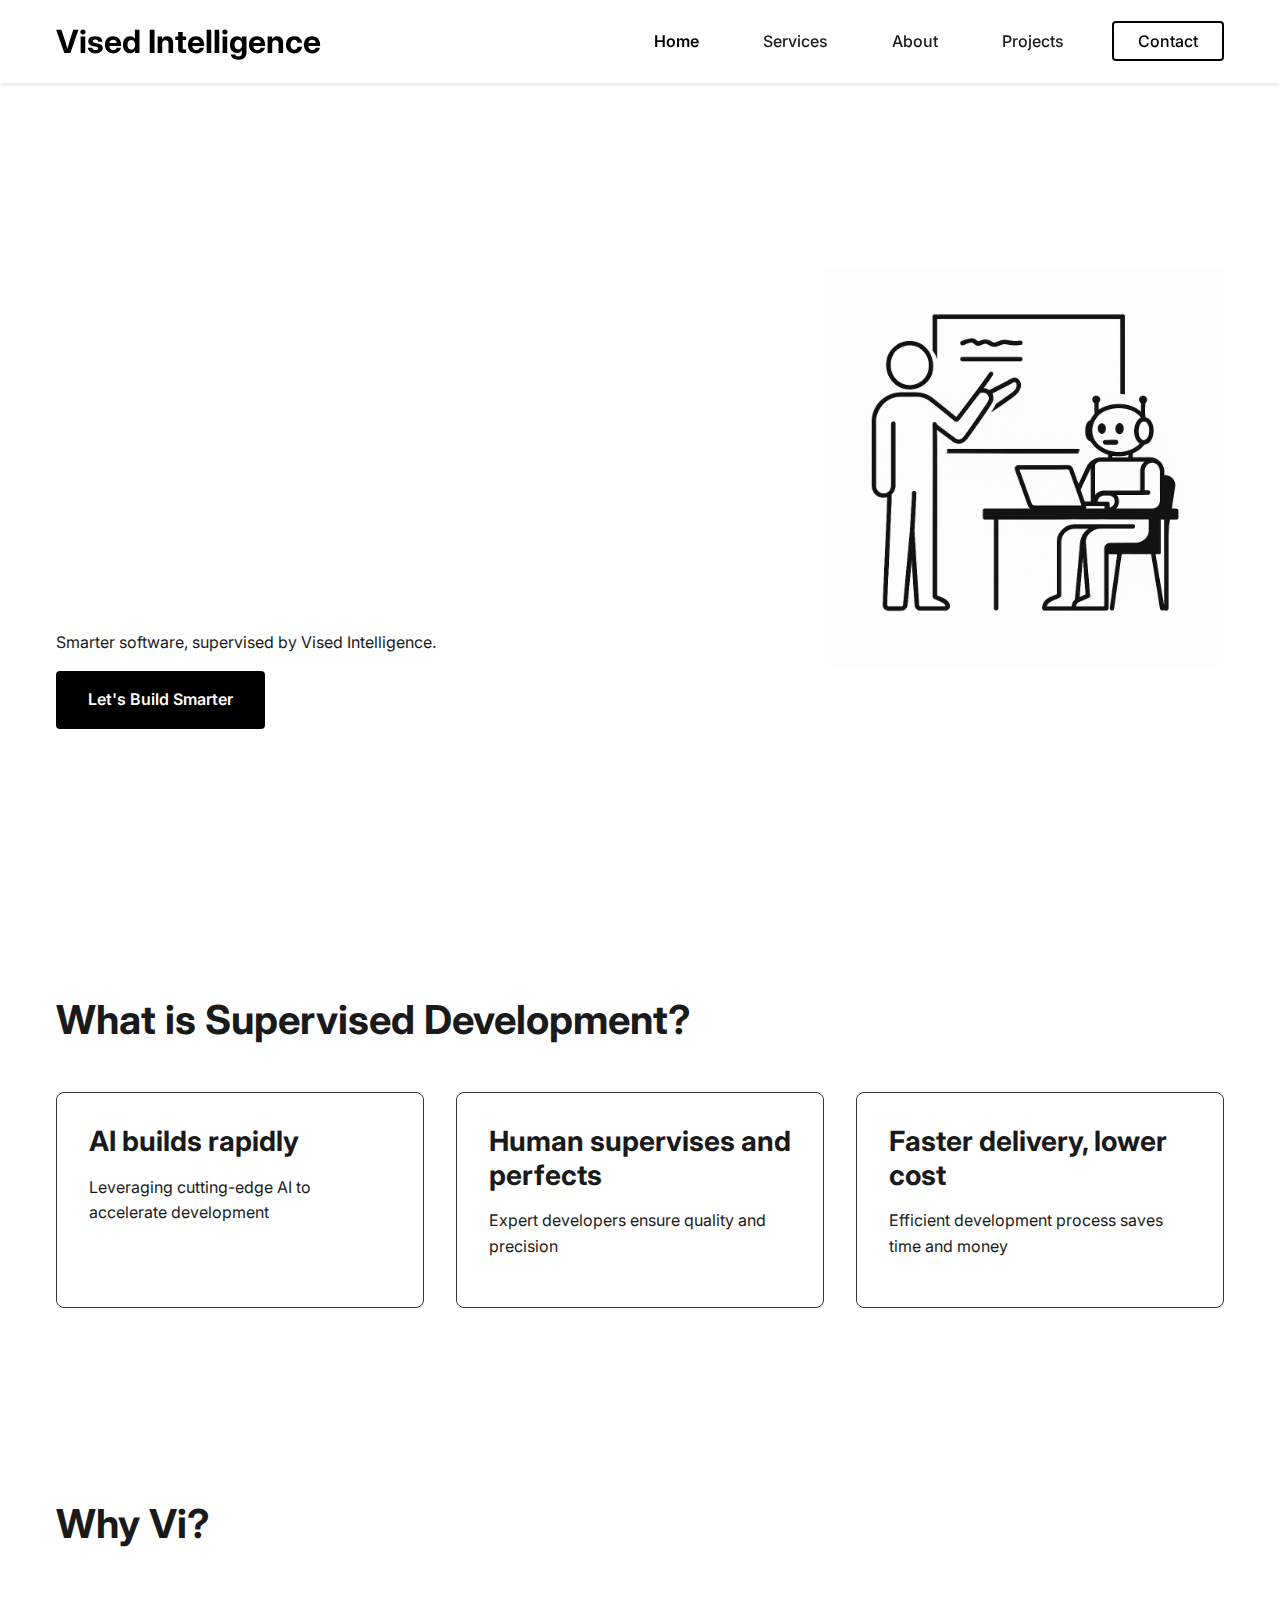
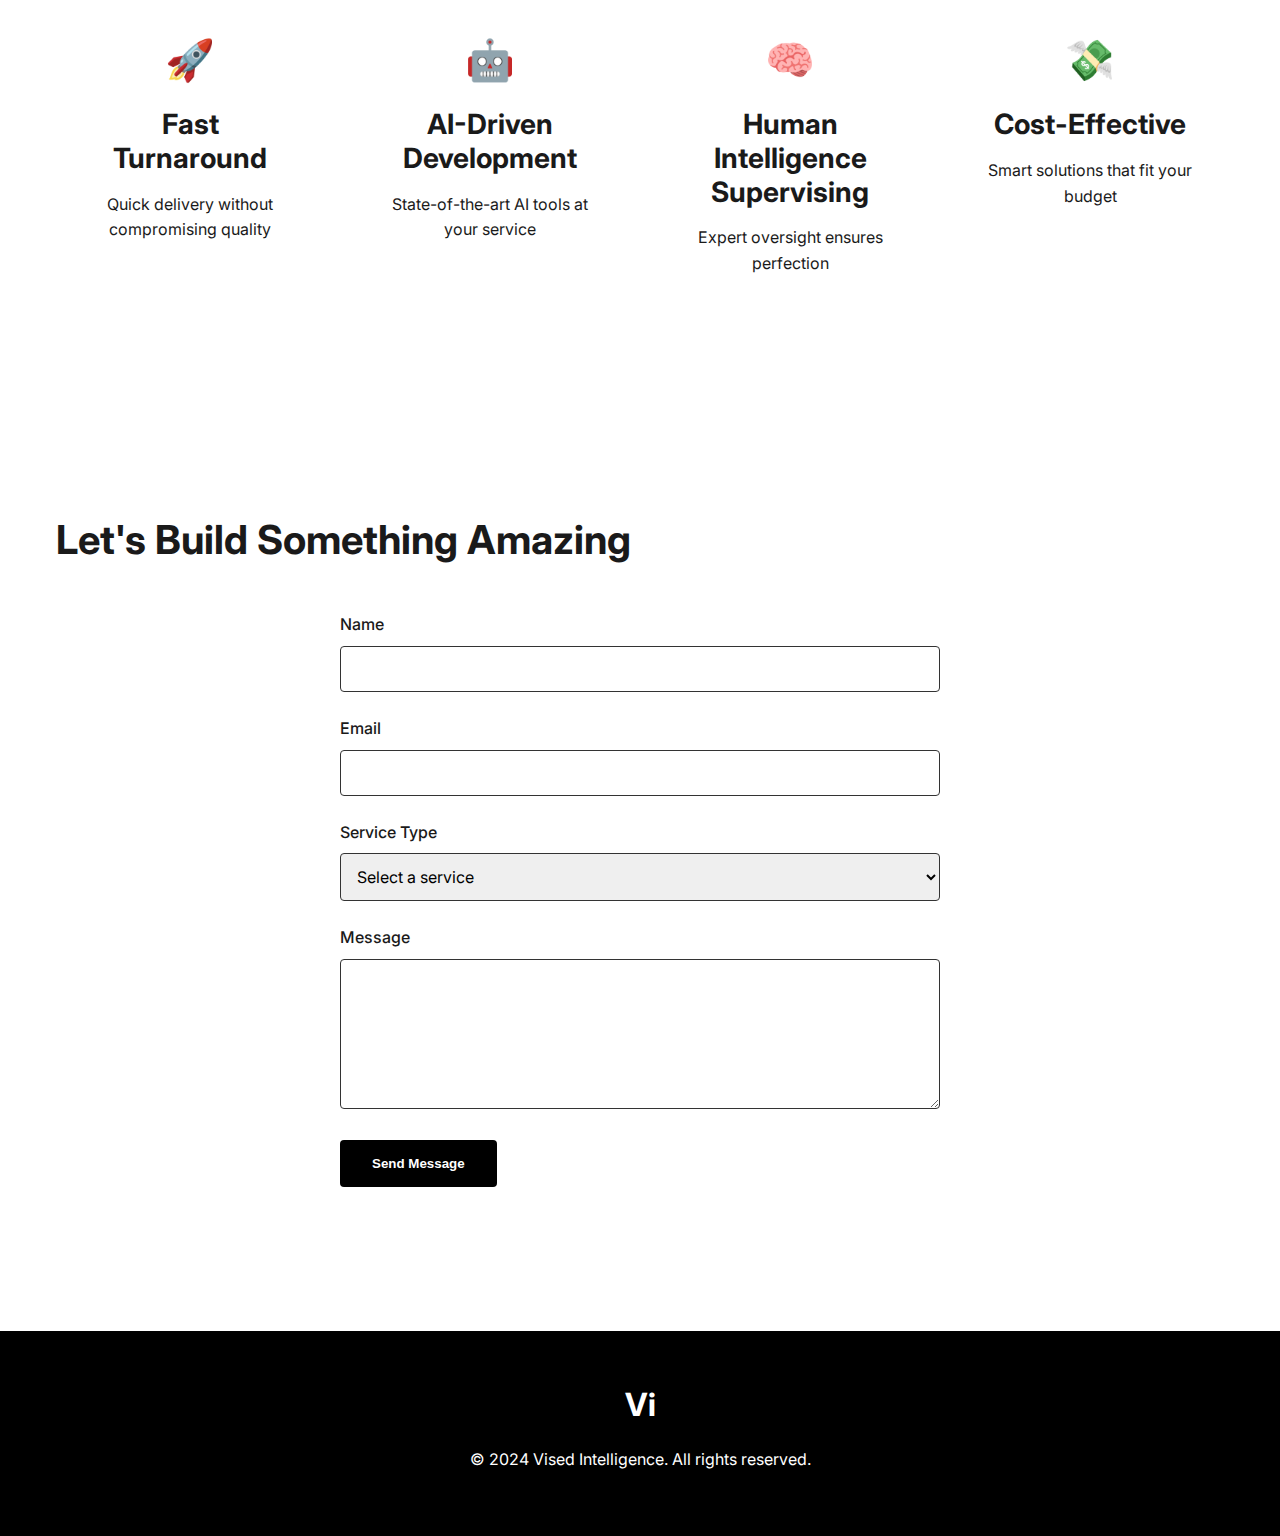
<file: index.html>
<!DOCTYPE html>
<html lang="en">
<head>
    <meta charset="UTF-8">
    <meta name="viewport" content="width=device-width, initial-scale=1.0">
    <meta name="description" content="Vised Intelligence (Vi) - AI-powered software development firm using Supervised Development model">
    <title>Vi - Vised Intelligence | AI-Powered Software Development</title>
    <link rel="stylesheet" href="styles/main.css">
    <link rel="preconnect" href="https://fonts.googleapis.com">
    <link rel="preconnect" href="https://fonts.gstatic.com" crossorigin>
    <link href="https://fonts.googleapis.com/css2?family=Inter:wght@400;500;600;700&display=swap" rel="stylesheet">
</head>
<body>
    <header class="header">
        <nav class="nav">
            <div class="logo">Vised Intelligence</div>
            <ul class="nav-links desktop-nav">
                <li><a href="index.html" class="active">Home</a></li>
                <li><a href="services.html">Services</a></li>
                <li><a href="about.html">About</a></li>
                <li><a href="projects.html">Projects</a></li>
                <li><a href="index.html#contact" class="cta-button">Contact</a></li>
            </ul>
            <button class="mobile-menu-btn" aria-label="Toggle Menu">
                <span class="hamburger"></span>
            </button>
            <div class="nav-drawer">
                <ul class="nav-links mobile-nav">
                    <li><a href="index.html" class="active">Home</a></li>
                    <li><a href="services.html">Services</a></li>
                    <li><a href="about.html">About</a></li>
                    <li><a href="projects.html">Projects</a></li>
                    <li><a href="index.html#contact" class="cta-button">Contact</a></li>
                </ul>
            </div>
        </nav>
    </header>

    <main>
        <!-- Hero Section -->
        <section id="home" class="hero">
            <div class="hero-content">
                <h1 class="typewriter">Fast. Affordable. Smart. Welcome to Vi.</h1>
                <p class="subheading">Smarter software, supervised by Vised Intelligence.</p>
                <a href="#contact" class="cta-button">Let's Build Smarter</a>
            </div>
            <div class="hero-animation">
                <!-- Placeholder for AI + Human collaboration animation -->
                <div class="animation-placeholder"><img src="./Public/images/hero.png" alt="AI + Human collaboration"></div>
            </div>
        </section>

        <!-- Supervised Development Section -->
        <section id="supervised-dev" class="section">
            <h2>What is Supervised Development?</h2>
            <div class="features-grid">
                <div class="feature">
                    <h3>AI builds rapidly</h3>
                    <p>Leveraging cutting-edge AI to accelerate development</p>
                </div>
                <div class="feature">
                    <h3>Human supervises and perfects</h3>
                    <p>Expert developers ensure quality and precision</p>
                </div>
                <div class="feature">
                    <h3>Faster delivery, lower cost</h3>
                    <p>Efficient development process saves time and money</p>
                </div>
            </div>
        </section>

        <!-- Why Vi Section -->
        <section id="why-vi" class="section">
            <h2>Why Vi?</h2>
            <div class="benefits-grid">
                <div class="benefit">
                    <span class="icon">🚀</span>
                    <h3>Fast Turnaround</h3>
                    <p>Quick delivery without compromising quality</p>
                </div>
                <div class="benefit">
                    <span class="icon">🤖</span>
                    <h3>AI-Driven Development</h3>
                    <p>State-of-the-art AI tools at your service</p>
                </div>
                <div class="benefit">
                    <span class="icon">🧠</span>
                    <h3>Human Intelligence Supervising</h3>
                    <p>Expert oversight ensures perfection</p>
                </div>
                <div class="benefit">
                    <span class="icon">💸</span>
                    <h3>Cost-Effective</h3>
                    <p>Smart solutions that fit your budget</p>
                </div>
            </div>
        </section>

        <!-- Contact Section -->
        <section id="contact" class="section">
            <h2>Let's Build Something Amazing</h2>
            <form id="contact-form" class="contact-form">
                <div class="form-group">
                    <label for="name">Name</label>
                    <input type="text" id="name" name="name" required>
                </div>
                <div class="form-group">
                    <label for="email">Email</label>
                    <input type="email" id="email" name="email" required>
                </div>
                <div class="form-group">
                    <label for="service">Service Type</label>
                    <select id="service" name="service" required>
                        <option value="">Select a service</option>
                        <option value="mvp">MVP Development</option>
                        <option value="ai-solutions">AI Software Solutions</option>
                        <option value="audit">Code Audit & Optimization</option>
                        <option value="ui-ux">UI/UX + AI Tools Integration</option>
                    </select>
                </div>
                <div class="form-group">
                    <label for="message">Message</label>
                    <textarea id="message" name="message" required></textarea>
                </div>
                <button type="submit" class="cta-button">Send Message</button>
            </form>
        </section>
    </main>

    <footer class="footer">
        <div class="footer-content">
            <div class="footer-logo">Vi</div>
            <p>&copy; 2024 Vised Intelligence. All rights reserved.</p>
        </div>
    </footer>

    <script src="js/main.js"></script>
</body>
</html>
</file>
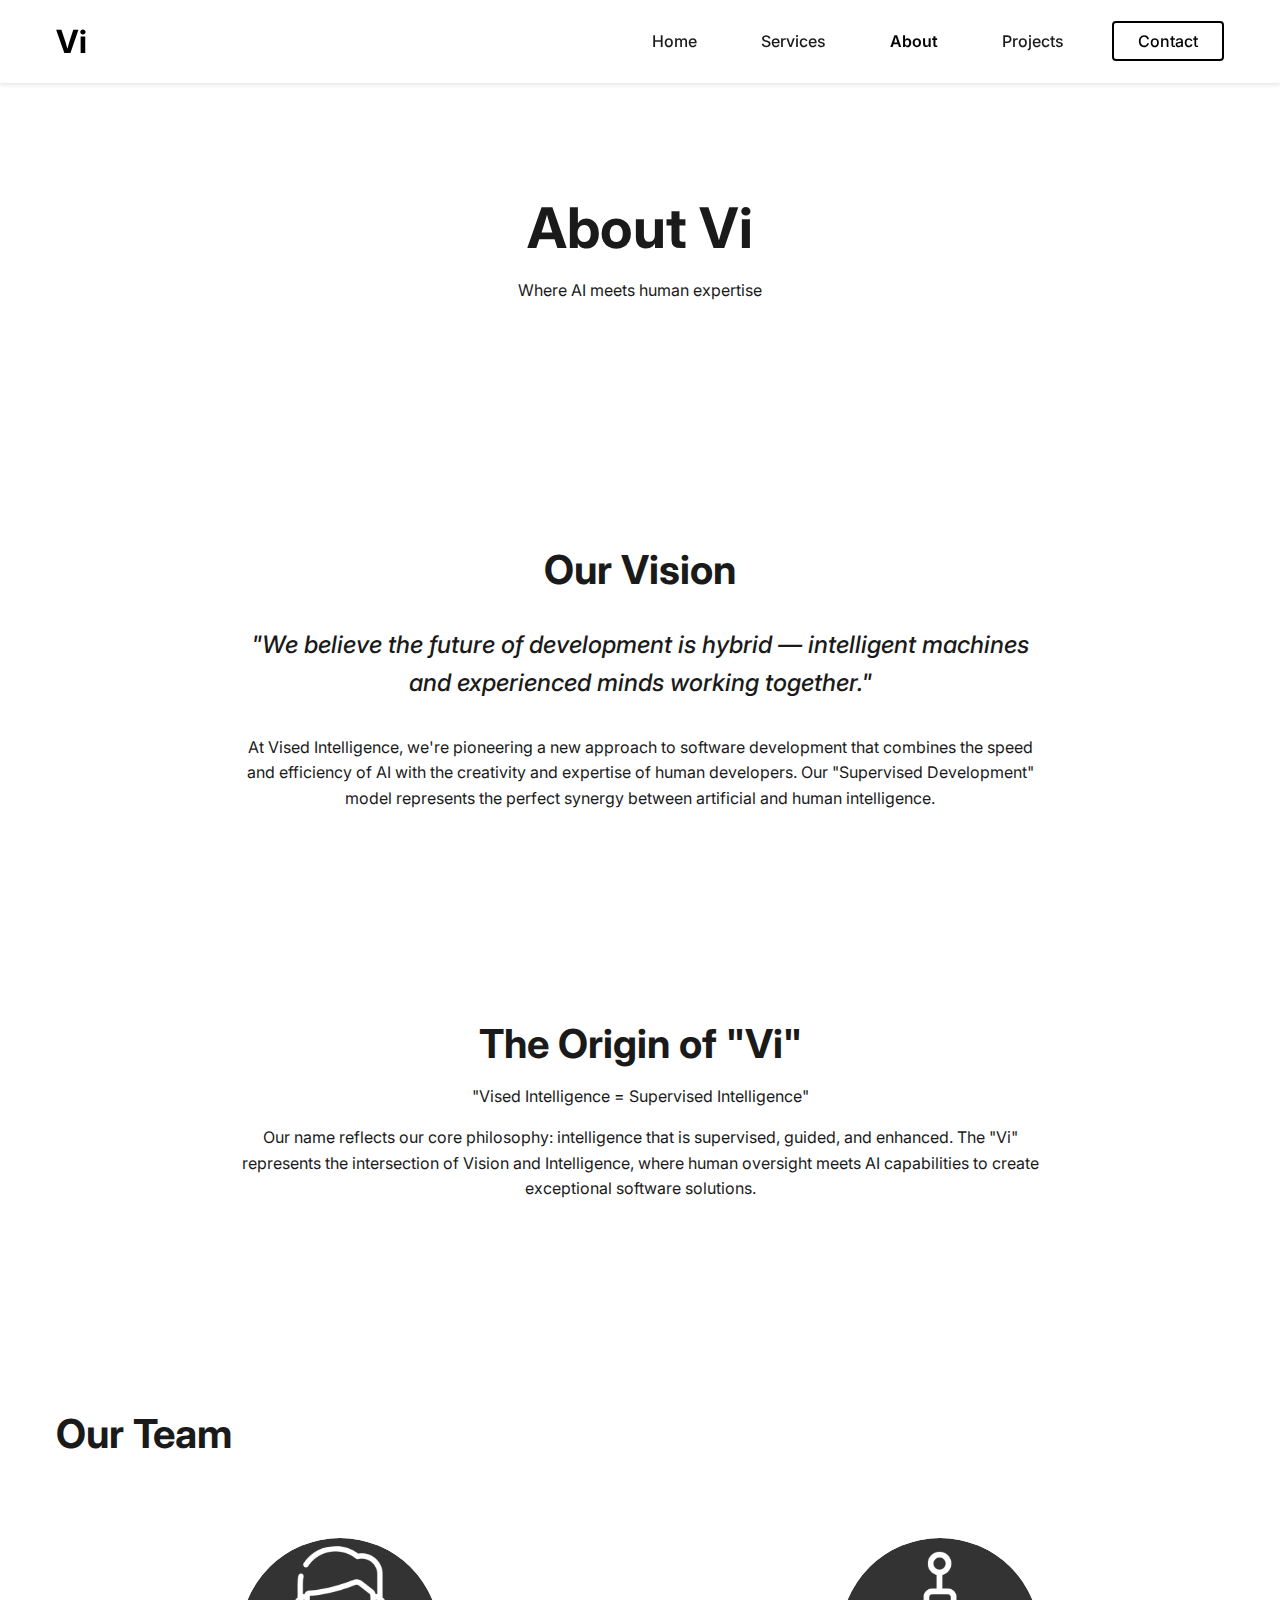
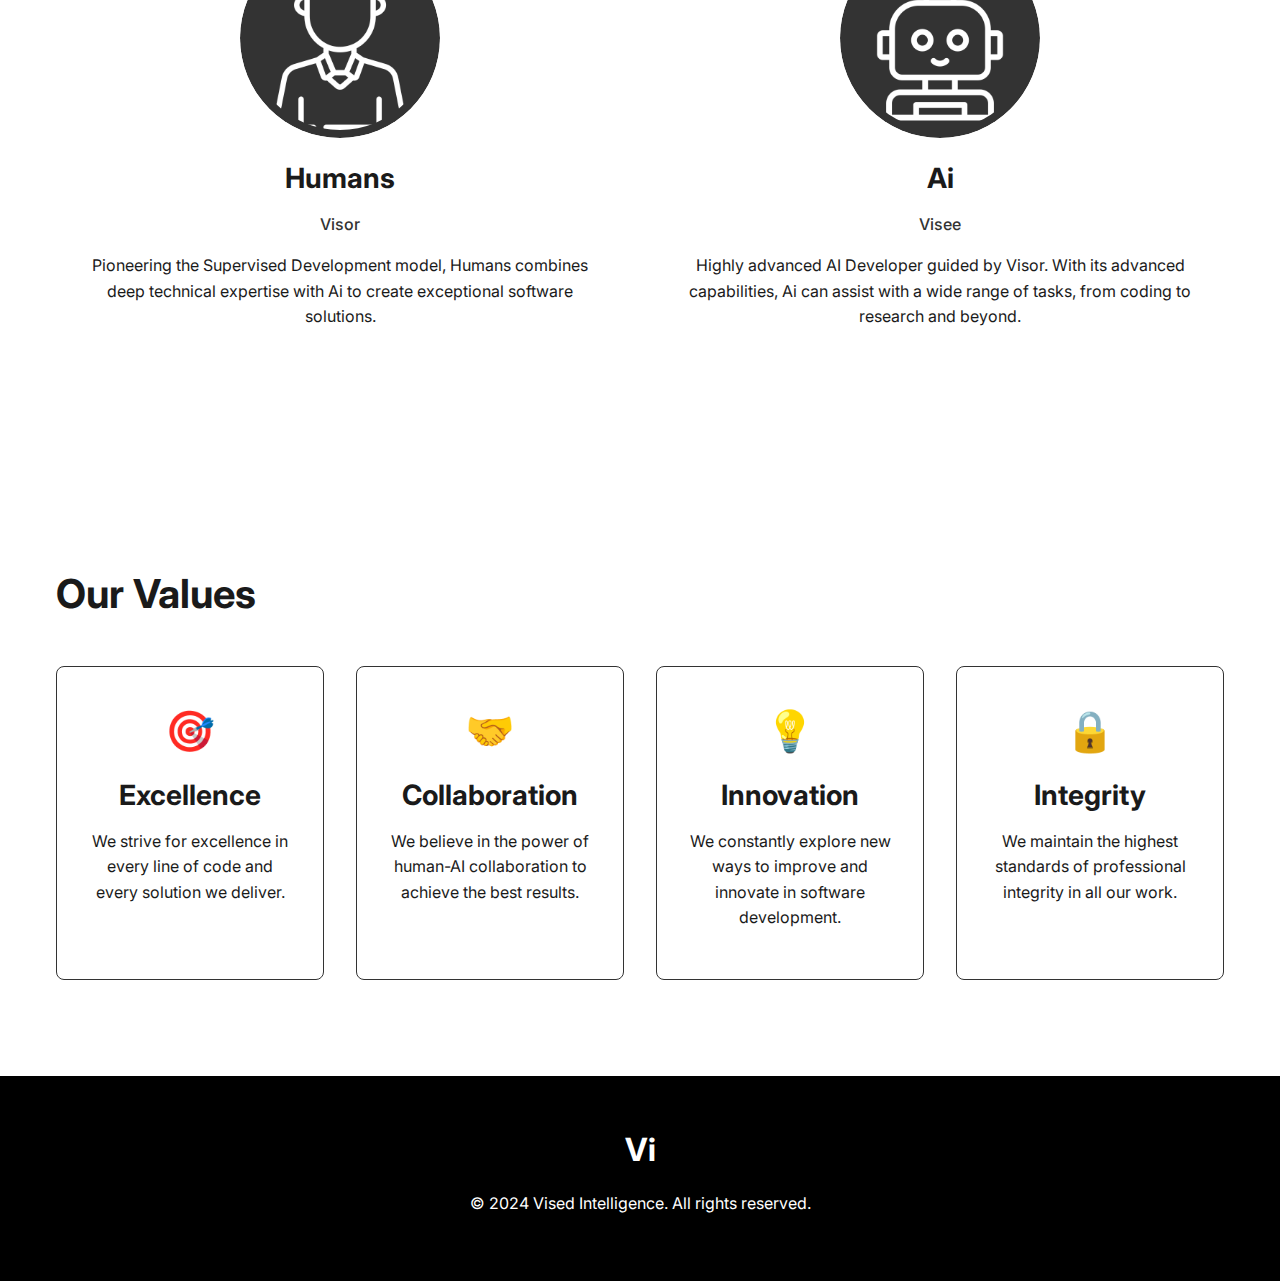
<file: about.html>
<!DOCTYPE html>
<html lang="en">
<head>
    <meta charset="UTF-8">
    <meta name="viewport" content="width=device-width, initial-scale=1.0">
    <meta name="description" content="About Vised Intelligence (Vi) - Our story, vision, and team">
    <title>About - Vi | AI-Powered Software Development</title>
    <link rel="stylesheet" href="styles/main.css">
    <link rel="preconnect" href="https://fonts.googleapis.com">
    <link rel="preconnect" href="https://fonts.gstatic.com" crossorigin>
    <link href="https://fonts.googleapis.com/css2?family=Inter:wght@400;500;600;700&display=swap" rel="stylesheet">
</head>
<body>
    <header class="header">
        <nav class="nav">
            <div class="logo">Vi</div>
            <ul class="nav-links">
                <li><a href="index.html">Home</a></li>
                <li><a href="services.html">Services</a></li>
                <li><a href="about.html" class="active">About</a></li>
                <li><a href="projects.html">Projects</a></li>
                <li><a href="index.html#contact" class="cta-button">Contact</a></li>
            </ul>
        </nav>
    </header>

    <main>
        <!-- About Hero Section -->
        <section class="page-hero">
            <h1>About Vi</h1>
            <p class="subheading">Where AI meets human expertise</p>
        </section>

        <!-- Vision Section -->
        <section class="section">
            <div class="vision-content">
                <h2>Our Vision</h2>
                <p class="vision-statement">
                    "We believe the future of development is hybrid — intelligent machines and experienced minds working together."
                </p>
                <div class="vision-details">
                    <p>At Vised Intelligence, we're pioneering a new approach to software development that combines the speed and efficiency of AI with the creativity and expertise of human developers. Our "Supervised Development" model represents the perfect synergy between artificial and human intelligence.</p>
                </div>
            </div>
        </section>

        <!-- Origin Story -->
        <section class="section">
            <div class="origin-content">
                <h2>The Origin of "Vi"</h2>
                <p>"Vised Intelligence = Supervised Intelligence"</p>
                <div class="origin-details">
                    <p>Our name reflects our core philosophy: intelligence that is supervised, guided, and enhanced. The "Vi" represents the intersection of Vision and Intelligence, where human oversight meets AI capabilities to create exceptional software solutions.</p>
                </div>
            </div>
        </section>

        <!-- Team Section -->
        <section class="section">
            <h2>Our Team</h2>
            <div class="team-content">
                <div class="team-member">
                    <div class="member-image">
                        <!-- Placeholder for team member image -->
                        <div class="image-placeholder"><img src="./Public/images/human.png" alt="Human"></div>
                    </div>
                    <h3>Humans</h3>
                    <p class="member-role">Visor</p>
                    <p class="member-bio">Pioneering the Supervised Development model, Humans combines deep technical expertise with Ai to create exceptional software solutions.</p>
                </div>
                <div class="team-member">
                    <div class="member-image">
                        <!-- Placeholder for team member image -->
                        <div class="image-placeholder"><img src="./Public/images/ai.png" alt="Ai"></div>
                    </div>
                    <h3>Ai</h3>
                    <p class="member-role">Visee</p>
                    <p class="member-bio">Highly advanced AI Developer guided by Visor. With its advanced capabilities, Ai can assist with a wide range of tasks, from coding to research and beyond.</p>
                </div>
                <!-- More team members can be added here -->
            </div>
        </section>

        <!-- Values Section -->
        <section class="section">
            <h2>Our Values</h2>
            <div class="values-grid">
                <div class="value-card">
                    <div class="value-icon">🎯</div>
                    <h3>Excellence</h3>
                    <p>We strive for excellence in every line of code and every solution we deliver.</p>
                </div>
                <div class="value-card">
                    <div class="value-icon">🤝</div>
                    <h3>Collaboration</h3>
                    <p>We believe in the power of human-AI collaboration to achieve the best results.</p>
                </div>
                <div class="value-card">
                    <div class="value-icon">💡</div>
                    <h3>Innovation</h3>
                    <p>We constantly explore new ways to improve and innovate in software development.</p>
                </div>
                <div class="value-card">
                    <div class="value-icon">🔒</div>
                    <h3>Integrity</h3>
                    <p>We maintain the highest standards of professional integrity in all our work.</p>
                </div>
            </div>
        </section>
    </main>

    <footer class="footer">
        <div class="footer-content">
            <div class="footer-logo">Vi</div>
            <p>&copy; 2024 Vised Intelligence. All rights reserved.</p>
        </div>
    </footer>

    <script src="js/main.js"></script>
</body>
</html>
</file>
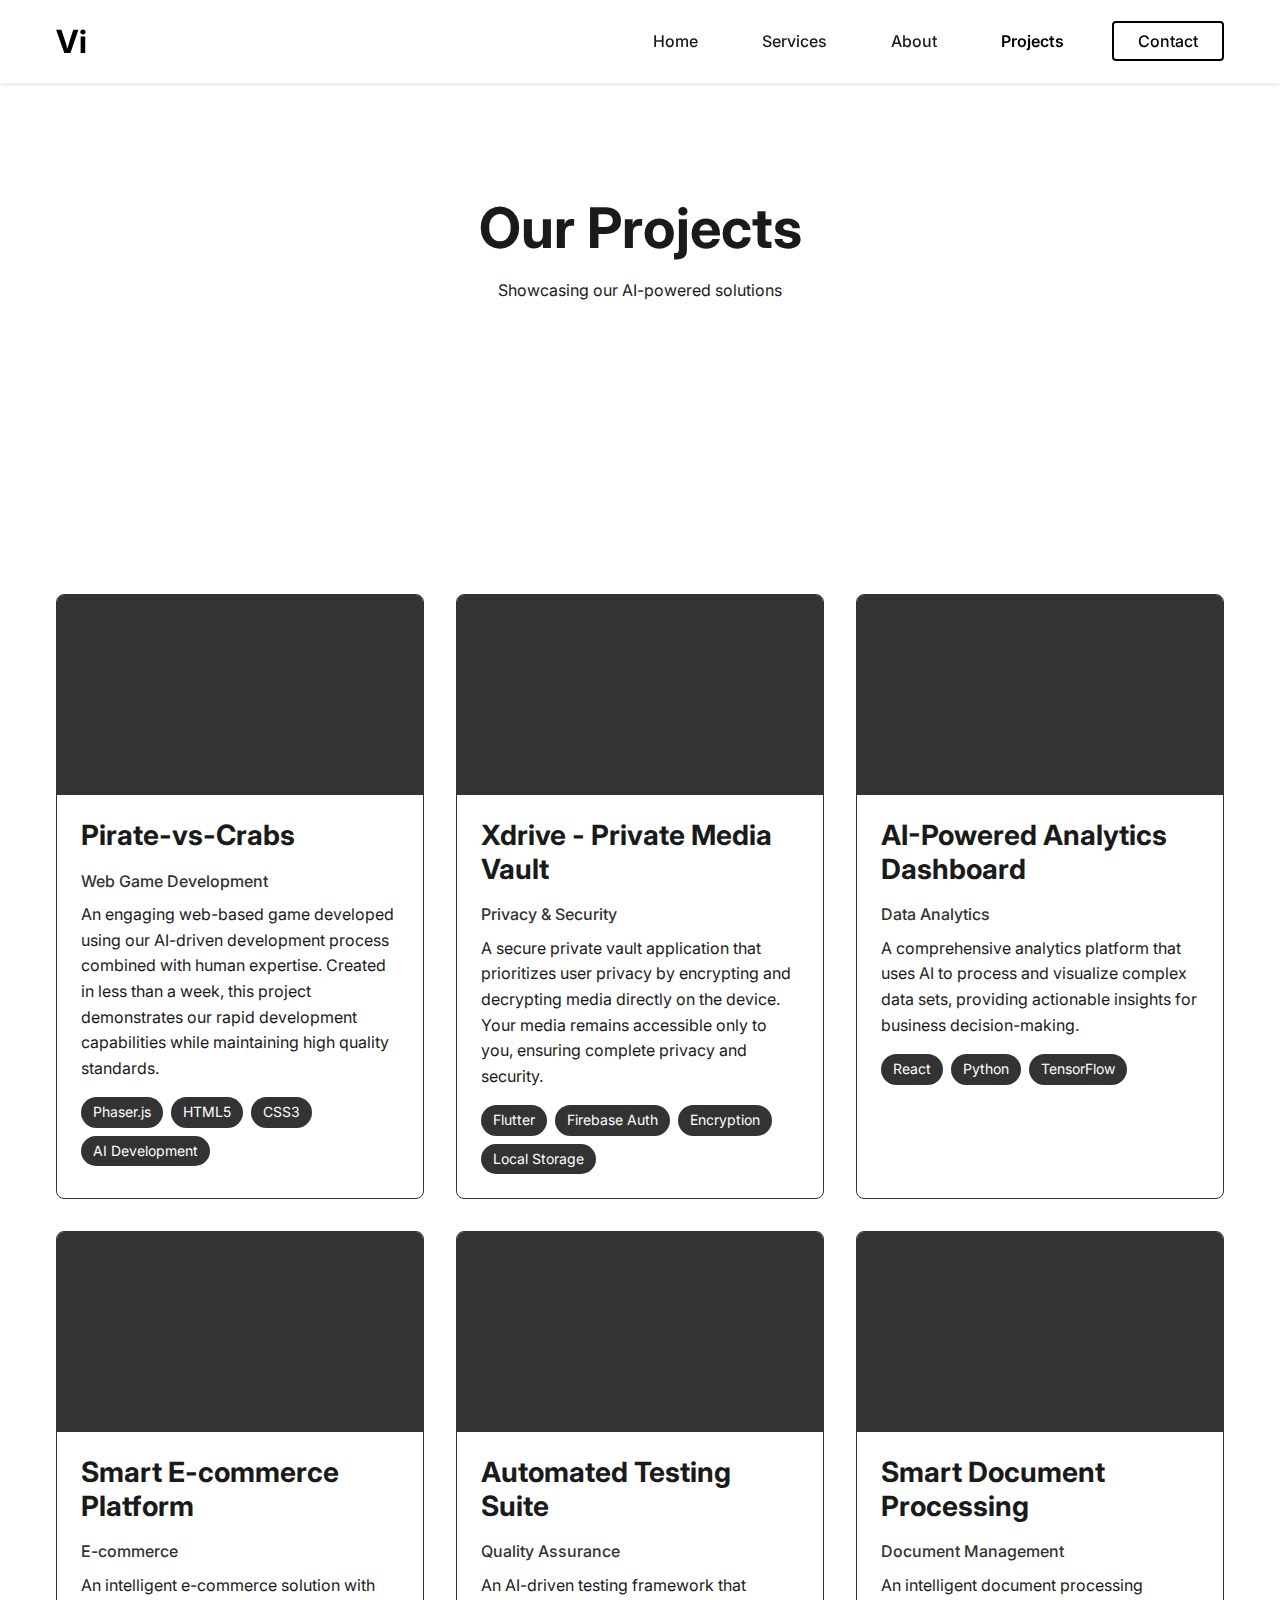
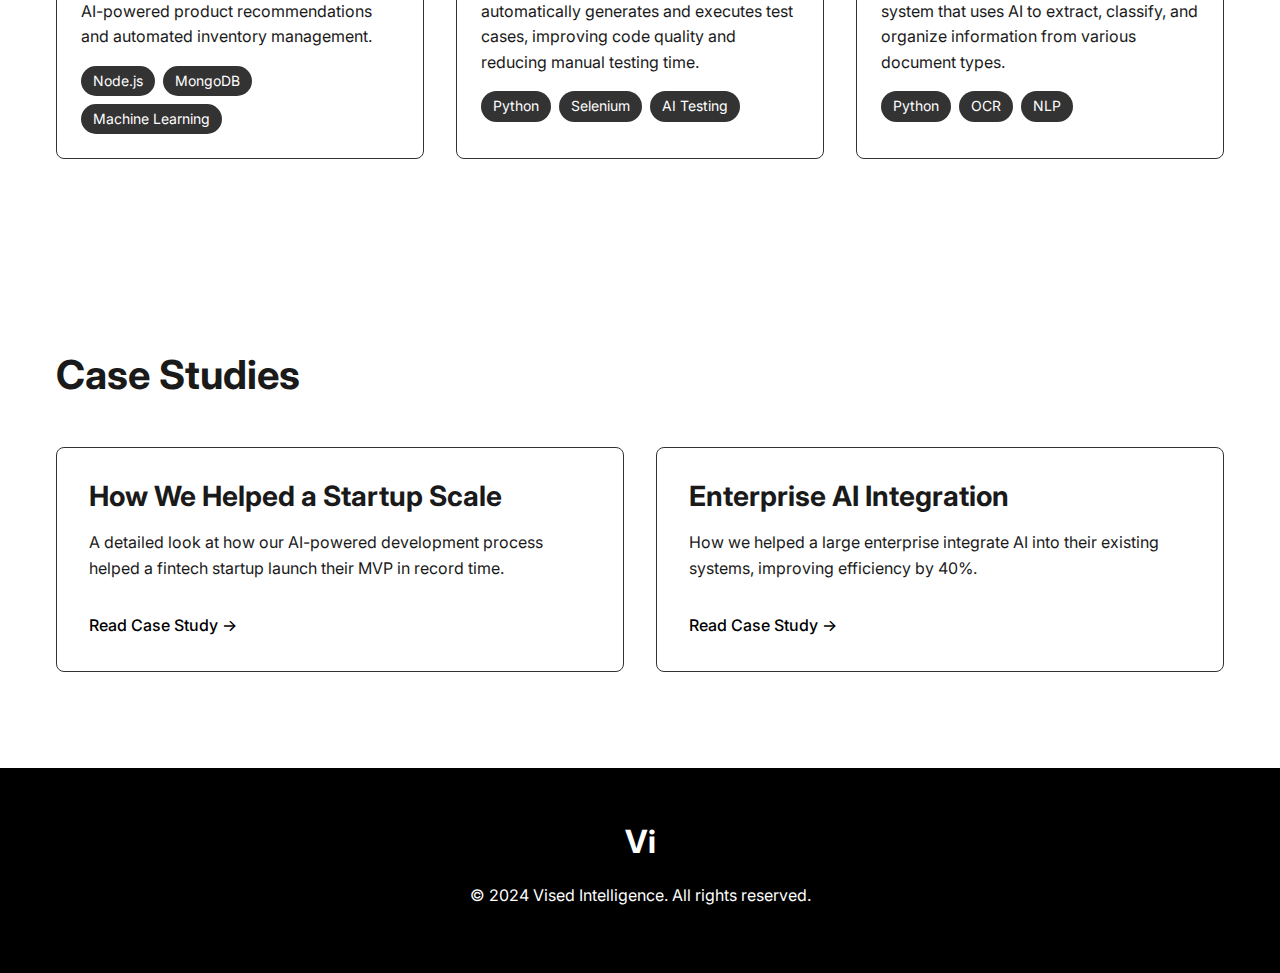
<file: projects.html>
<!DOCTYPE html>
<html lang="en">
<head>
    <meta charset="UTF-8">
    <meta name="viewport" content="width=device-width, initial-scale=1.0">
    <meta name="description" content="Our Projects - Vised Intelligence (Vi) - Showcase of our work">
    <title>Projects - Vi | AI-Powered Software Development</title>
    <link rel="stylesheet" href="styles/main.css">
    <link rel="preconnect" href="https://fonts.googleapis.com">
    <link rel="preconnect" href="https://fonts.gstatic.com" crossorigin>
    <link href="https://fonts.googleapis.com/css2?family=Inter:wght@400;500;600;700&display=swap" rel="stylesheet">
</head>
<body>
    <header class="header">
        <nav class="nav">
            <div class="logo">Vi</div>
            <ul class="nav-links">
                <li><a href="index.html">Home</a></li>
                <li><a href="services.html">Services</a></li>
                <li><a href="about.html">About</a></li>
                <li><a href="projects.html" class="active">Projects</a></li>
                <li><a href="index.html#contact" class="cta-button">Contact</a></li>
            </ul>
        </nav>
    </header>

    <main>
        <!-- Projects Hero Section -->
        <section class="page-hero">
            <h1>Our Projects</h1>
            <p class="subheading">Showcasing our AI-powered solutions</p>
        </section>

        <!-- Projects Grid -->
        <section class="section">
            <div class="projects-grid">
                <div class="project-card">
                    <div class="project-image">
                        <!-- Placeholder for project image -->
                        <div class="image-placeholder"></div>
                    </div>
                    <div class="project-content">
                        <h3>Pirate-vs-Crabs</h3>
                        <p class="project-category">Web Game Development</p>
                        <p class="project-description">An engaging web-based game developed using our AI-driven development process combined with human expertise. Created in less than a week, this project demonstrates our rapid development capabilities while maintaining high quality standards.</p>
                        <div class="project-tech">
                            <span class="tech-tag">Phaser.js</span>
                            <span class="tech-tag">HTML5</span>
                            <span class="tech-tag">CSS3</span>
                            <span class="tech-tag">AI Development</span>
                        </div>
                    </div>
                </div>

                <div class="project-card">
                    <div class="project-image">
                        <div class="image-placeholder"></div>
                    </div>
                    <div class="project-content">
                        <h3>Xdrive - Private Media Vault</h3>
                        <p class="project-category">Privacy & Security</p>
                        <p class="project-description">A secure private vault application that prioritizes user privacy by encrypting and decrypting media directly on the device. Your media remains accessible only to you, ensuring complete privacy and security.</p>
                        <div class="project-tech">
                            <span class="tech-tag">Flutter</span>
                            <span class="tech-tag">Firebase Auth</span>
                            <span class="tech-tag">Encryption</span>
                            <span class="tech-tag">Local Storage</span>
                        </div>
                    </div>
                </div>

                <div class="project-card">
                    <div class="project-image">
                        <div class="image-placeholder"></div>
                    </div>
                    <div class="project-content">
                        <h3>AI-Powered Analytics Dashboard</h3>
                        <p class="project-category">Data Analytics</p>
                        <p class="project-description">A comprehensive analytics platform that uses AI to process and visualize complex data sets, providing actionable insights for business decision-making.</p>
                        <div class="project-tech">
                            <span class="tech-tag">React</span>
                            <span class="tech-tag">Python</span>
                            <span class="tech-tag">TensorFlow</span>
                        </div>
                    </div>
                </div>

                <div class="project-card">
                    <div class="project-image">
                        <div class="image-placeholder"></div>
                    </div>
                    <div class="project-content">
                        <h3>Smart E-commerce Platform</h3>
                        <p class="project-category">E-commerce</p>
                        <p class="project-description">An intelligent e-commerce solution with AI-powered product recommendations and automated inventory management.</p>
                        <div class="project-tech">
                            <span class="tech-tag">Node.js</span>
                            <span class="tech-tag">MongoDB</span>
                            <span class="tech-tag">Machine Learning</span>
                        </div>
                    </div>
                </div>

                <div class="project-card">
                    <div class="project-image">
                        <div class="image-placeholder"></div>
                    </div>
                    <div class="project-content">
                        <h3>Automated Testing Suite</h3>
                        <p class="project-category">Quality Assurance</p>
                        <p class="project-description">An AI-driven testing framework that automatically generates and executes test cases, improving code quality and reducing manual testing time.</p>
                        <div class="project-tech">
                            <span class="tech-tag">Python</span>
                            <span class="tech-tag">Selenium</span>
                            <span class="tech-tag">AI Testing</span>
                        </div>
                    </div>
                </div>

                <div class="project-card">
                    <div class="project-image">
                        <div class="image-placeholder"></div>
                    </div>
                    <div class="project-content">
                        <h3>Smart Document Processing</h3>
                        <p class="project-category">Document Management</p>
                        <p class="project-description">An intelligent document processing system that uses AI to extract, classify, and organize information from various document types.</p>
                        <div class="project-tech">
                            <span class="tech-tag">Python</span>
                            <span class="tech-tag">OCR</span>
                            <span class="tech-tag">NLP</span>
                        </div>
                    </div>
                </div>
            </div>
        </section>

        <!-- Case Studies Section -->
        <section class="section">
            <h2>Case Studies</h2>
            <div class="case-studies">
                <div class="case-study">
                    <h3>How We Helped a Startup Scale</h3>
                    <p class="case-study-description">A detailed look at how our AI-powered development process helped a fintech startup launch their MVP in record time.</p>
                    <a href="#" class="read-more">Read Case Study →</a>
                </div>
                <div class="case-study">
                    <h3>Enterprise AI Integration</h3>
                    <p class="case-study-description">How we helped a large enterprise integrate AI into their existing systems, improving efficiency by 40%.</p>
                    <a href="#" class="read-more">Read Case Study →</a>
                </div>
            </div>
        </section>
    </main>

    <footer class="footer">
        <div class="footer-content">
            <div class="footer-logo">Vi</div>
            <p>&copy; 2024 Vised Intelligence. All rights reserved.</p>
        </div>
    </footer>

    <script src="js/main.js"></script>
</body>
</html>
</file>
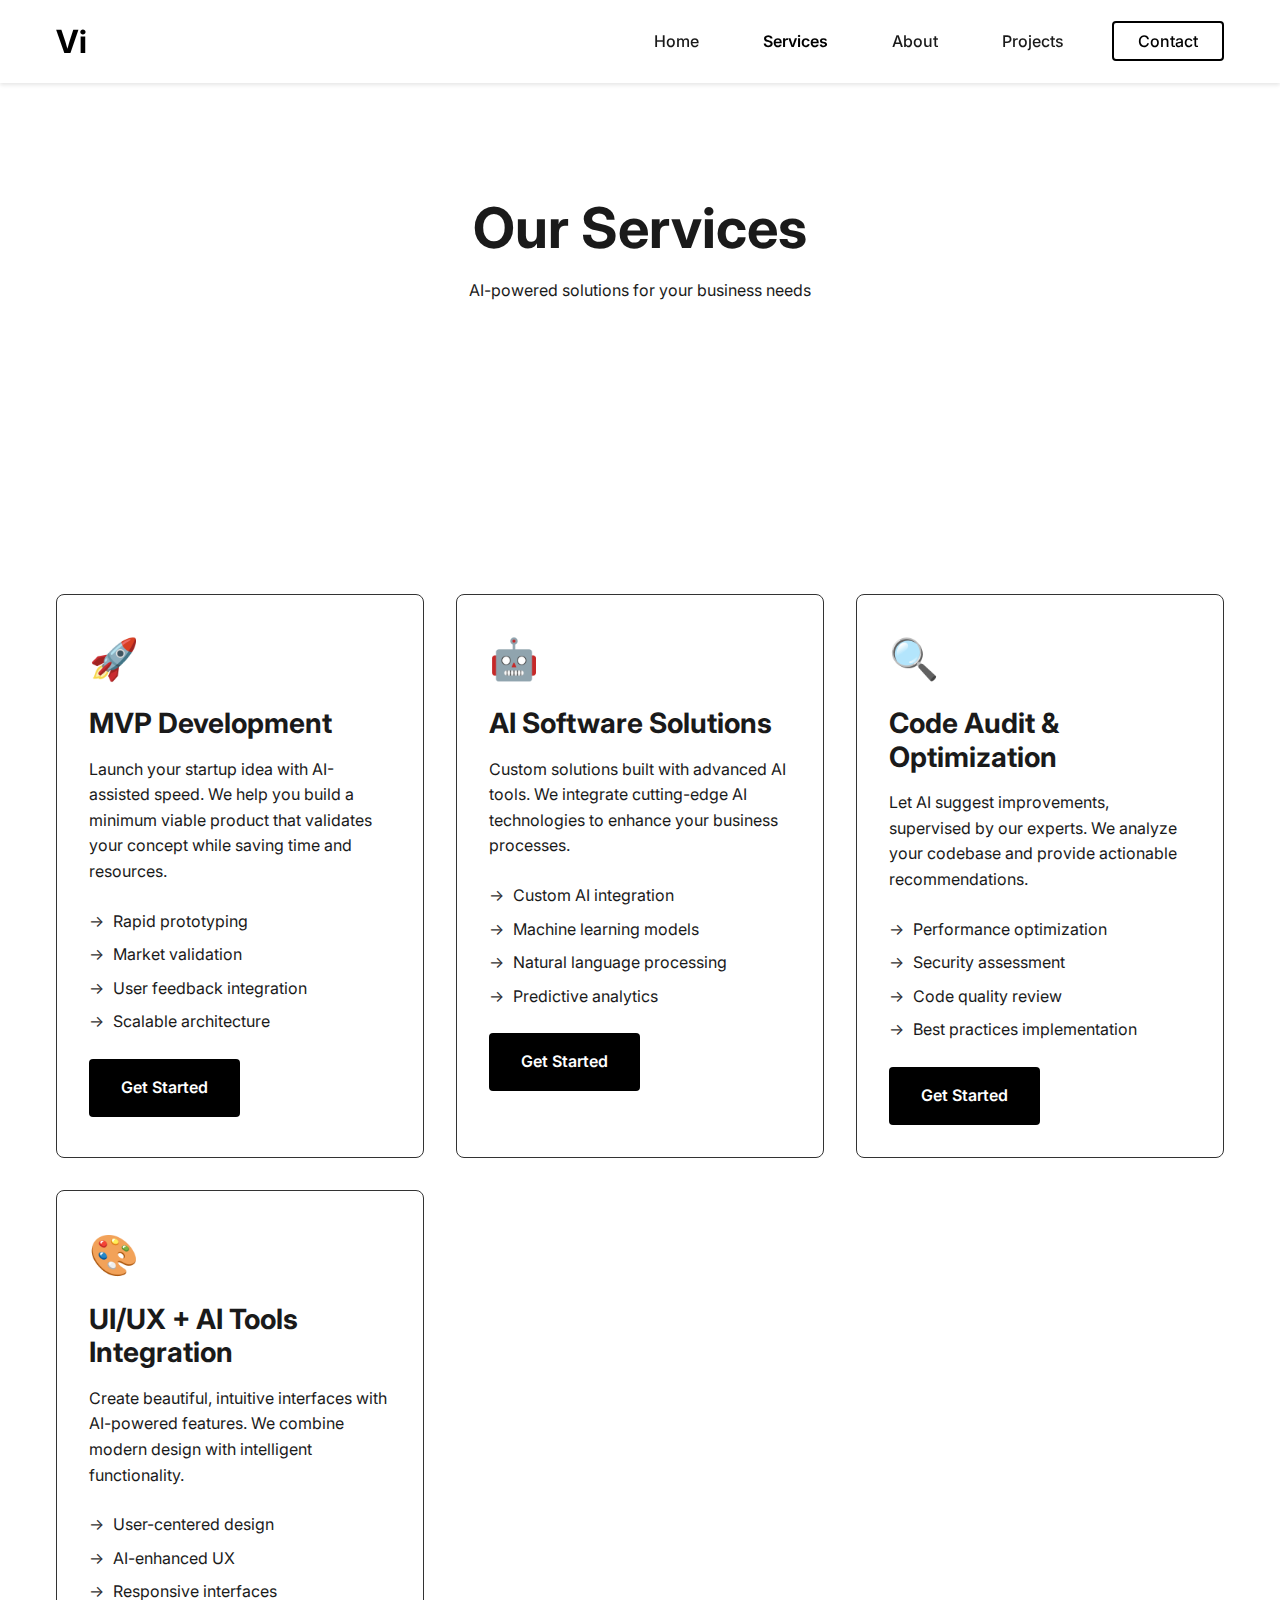
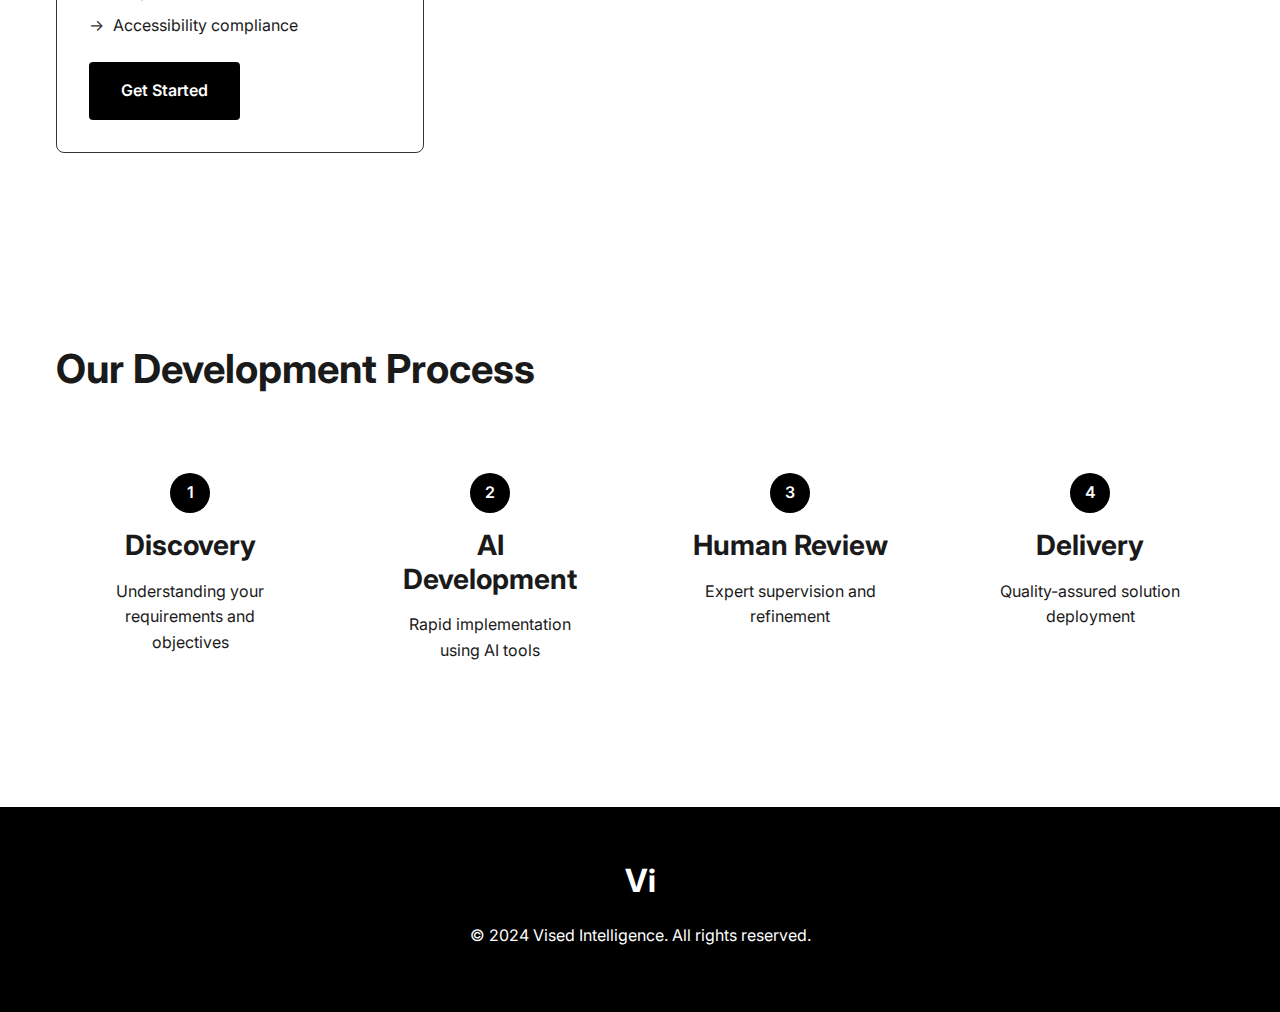
<file: services.html>
<!DOCTYPE html>
<html lang="en">
<head>
    <meta charset="UTF-8">
    <meta name="viewport" content="width=device-width, initial-scale=1.0">
    <meta name="description" content="Our Services - Vised Intelligence (Vi) - AI-powered software development services">
    <title>Services - Vi | AI-Powered Software Development</title>
    <link rel="stylesheet" href="styles/main.css">
    <link rel="preconnect" href="https://fonts.googleapis.com">
    <link rel="preconnect" href="https://fonts.gstatic.com" crossorigin>
    <link href="https://fonts.googleapis.com/css2?family=Inter:wght@400;500;600;700&display=swap" rel="stylesheet">
</head>
<body>
    <header class="header">
        <nav class="nav">
            <div class="logo">Vi</div>
            <ul class="nav-links">
                <li><a href="index.html">Home</a></li>
                <li><a href="services.html" class="active">Services</a></li>
                <li><a href="about.html">About</a></li>
                <li><a href="projects.html">Projects</a></li>
                <li><a href="index.html#contact" class="cta-button">Contact</a></li>
            </ul>
        </nav>
    </header>

    <main>
        <!-- Services Hero Section -->
        <section class="page-hero">
            <h1>Our Services</h1>
            <p class="subheading">AI-powered solutions for your business needs</p>
        </section>

        <!-- Services Grid -->
        <section class="section">
            <div class="services-grid">
                <div class="service-card">
                    <div class="service-icon">🚀</div>
                    <h3>MVP Development</h3>
                    <p>Launch your startup idea with AI-assisted speed. We help you build a minimum viable product that validates your concept while saving time and resources.</p>
                    <ul class="service-features">
                        <li>Rapid prototyping</li>
                        <li>Market validation</li>
                        <li>User feedback integration</li>
                        <li>Scalable architecture</li>
                    </ul>
                    <a href="index.html#contact" class="cta-button">Get Started</a>
                </div>

                <div class="service-card">
                    <div class="service-icon">🤖</div>
                    <h3>AI Software Solutions</h3>
                    <p>Custom solutions built with advanced AI tools. We integrate cutting-edge AI technologies to enhance your business processes.</p>
                    <ul class="service-features">
                        <li>Custom AI integration</li>
                        <li>Machine learning models</li>
                        <li>Natural language processing</li>
                        <li>Predictive analytics</li>
                    </ul>
                    <a href="index.html#contact" class="cta-button">Get Started</a>
                </div>

                <div class="service-card">
                    <div class="service-icon">🔍</div>
                    <h3>Code Audit & Optimization</h3>
                    <p>Let AI suggest improvements, supervised by our experts. We analyze your codebase and provide actionable recommendations.</p>
                    <ul class="service-features">
                        <li>Performance optimization</li>
                        <li>Security assessment</li>
                        <li>Code quality review</li>
                        <li>Best practices implementation</li>
                    </ul>
                    <a href="index.html#contact" class="cta-button">Get Started</a>
                </div>

                <div class="service-card">
                    <div class="service-icon">🎨</div>
                    <h3>UI/UX + AI Tools Integration</h3>
                    <p>Create beautiful, intuitive interfaces with AI-powered features. We combine modern design with intelligent functionality.</p>
                    <ul class="service-features">
                        <li>User-centered design</li>
                        <li>AI-enhanced UX</li>
                        <li>Responsive interfaces</li>
                        <li>Accessibility compliance</li>
                    </ul>
                    <a href="index.html#contact" class="cta-button">Get Started</a>
                </div>
            </div>
        </section>

        <!-- Process Section -->
        <section class="section process-section">
            <h2>Our Development Process</h2>
            <div class="process-steps">
                <div class="process-step">
                    <div class="step-number">1</div>
                    <h3>Discovery</h3>
                    <p>Understanding your requirements and objectives</p>
                </div>
                <div class="process-step">
                    <div class="step-number">2</div>
                    <h3>AI Development</h3>
                    <p>Rapid implementation using AI tools</p>
                </div>
                <div class="process-step">
                    <div class="step-number">3</div>
                    <h3>Human Review</h3>
                    <p>Expert supervision and refinement</p>
                </div>
                <div class="process-step">
                    <div class="step-number">4</div>
                    <h3>Delivery</h3>
                    <p>Quality-assured solution deployment</p>
                </div>
            </div>
        </section>
    </main>

    <footer class="footer">
        <div class="footer-content">
            <div class="footer-logo">Vi</div>
            <p>&copy; 2024 Vised Intelligence. All rights reserved.</p>
        </div>
    </footer>

    <script src="js/main.js"></script>
</body>
</html>
</file>
<file: styles/main.css>
/* Reset and Base Styles */
:root {
    --primary-color: #000000;
    --secondary-color: #ffffff;
    --accent-color: #333333;
    --text-color: #1a1a1a;
    --background-color: #ffffff;
    --spacing-unit: 1rem;
    --max-width: 1200px;
}

* {
    margin: 0;
    padding: 0;
    box-sizing: border-box;
}

body {
    font-family: 'Inter', sans-serif;
    line-height: 1.6;
    color: var(--text-color);
    background-color: var(--background-color);
}

/* Typography */
h1, h2, h3, h4, h5, h6 {
    font-weight: 700;
    line-height: 1.2;
    margin-bottom: var(--spacing-unit);
}

h1 {
    font-size: 3.5rem;
}

h2 {
    font-size: 2.5rem;
}

h3 {
    font-size: 1.75rem;
}

p {
    margin-bottom: var(--spacing-unit);
}

/* Layout */
.container {
    max-width: var(--max-width);
    margin: 0 auto;
    padding: 0 var(--spacing-unit);
}

/* Header and Navigation */
.header {
    position: fixed;
    top: 0;
    left: 0;
    right: 0;
    background-color: var(--background-color);
    box-shadow: 0 2px 4px rgba(0, 0, 0, 0.1);
    z-index: 1000;
}

.nav {
    display: flex;
    justify-content: space-between;
    align-items: center;
    padding: 1rem var(--spacing-unit);
    max-width: var(--max-width);
    margin: 0 auto;
}

.logo {
    font-size: 2rem;
    font-weight: 700;
    color: var(--primary-color);
}

.nav-links {
    display: flex;
    list-style: none;
    gap: 2rem;
}

.nav-links a {
    text-decoration: none;
    color: var(--text-color);
    font-weight: 500;
    transition: all 0.3s ease;
    padding: 0.5rem 1rem;
    border-radius: 4px;
}

.nav-links a:hover {
    color: var(--accent-color);
}

/* Special styling for the CTA button in nav */
.nav-links a.cta-button {
    color: var(--primary-color);
    border: 2px solid var(--primary-color);
    padding: 0.5rem 1.5rem;
}

.nav-links a.cta-button:hover {
    background-color: var(--primary-color);
    color: var(--secondary-color);
}

/* Keep the original CTA button style for other buttons */
.cta-button:not(.nav-links a) {
    display: inline-block;
    padding: 1rem 2rem;
    background-color: var(--primary-color);
    color: var(--secondary-color);
    text-decoration: none;
    border-radius: 4px;
    font-weight: 600;
    transition: background-color 0.3s ease;
    border: none;
    cursor: pointer;
}

.cta-button:not(.nav-links a):hover {
    background-color: var(--accent-color);
}

/* Hero Section */
.hero {
    min-height: 100vh;
    display: flex;
    align-items: center;
    justify-content: space-between;
    padding: 6rem var(--spacing-unit) 4rem;
    max-width: var(--max-width);
    margin: 0 auto;
    gap: 2rem;
}

.hero-content {
    flex: 1;
    max-width: 600px;
}

.hero-animation {
    flex: 1;
    display: flex;
    justify-content: center;
    align-items: center;
    max-width: 400px;
}

.animation-placeholder {
    width: 100%;
    height: auto;
    display: flex;
    justify-content: center;
    align-items: center;
}

.animation-placeholder img {
    max-width: 100%;
    height: auto;
    object-fit: contain;
    border-radius: 8px;
}

/* Sections */
.section {
    padding: 6rem var(--spacing-unit);
    max-width: var(--max-width);
    margin: 0 auto;
}

/* Features Grid */
.features-grid {
    display: grid;
    grid-template-columns: repeat(auto-fit, minmax(250px, 1fr));
    gap: 2rem;
    margin-top: 3rem;
}

.feature {
    padding: 2rem;
    background-color: var(--background-color);
    border: 1px solid var(--accent-color);
    border-radius: 8px;
    transition: transform 0.3s ease;
}

.feature:hover {
    transform: translateY(-5px);
}

/* Benefits Grid */
.benefits-grid {
    display: grid;
    grid-template-columns: repeat(auto-fit, minmax(200px, 1fr));
    gap: 2rem;
    margin-top: 3rem;
}

.benefit {
    text-align: center;
    padding: 2rem;
}

.icon {
    font-size: 2.5rem;
    margin-bottom: 1rem;
    display: block;
}

/* Contact Form */
.contact-form {
    max-width: 600px;
    margin: 3rem auto;
}

.form-group {
    margin-bottom: 1.5rem;
}

label {
    display: block;
    margin-bottom: 0.5rem;
    font-weight: 500;
}

input,
select,
textarea {
    width: 100%;
    padding: 0.75rem;
    border: 1px solid var(--accent-color);
    border-radius: 4px;
    font-family: inherit;
    font-size: 1rem;
}

textarea {
    min-height: 150px;
    resize: vertical;
}

/* Footer */
.footer {
    background-color: var(--primary-color);
    color: var(--secondary-color);
    padding: 3rem var(--spacing-unit);
}

.footer-content {
    max-width: var(--max-width);
    margin: 0 auto;
    text-align: center;
}

.footer-logo {
    font-size: 2rem;
    font-weight: 700;
    margin-bottom: 1rem;
}

/* Animations */
@keyframes typewriter {
    from {
        width: 0;
    }
    to {
        width: 100%;
    }
}

.typewriter {
    overflow: hidden;
    white-space: normal;
    animation: typewriter 2s steps(40) 1s forwards;
    width: 0;
    display: inline-block;
    max-width: 100%;
}

/* Fade In Animation */
@keyframes fadeIn {
    from {
        opacity: 0;
        transform: translateY(20px);
    }
    to {
        opacity: 1;
        transform: translateY(0);
    }
}

.fade-in {
    animation: fadeIn 0.8s ease-out forwards;
}

section {
    opacity: 1 !important; /* Override the JavaScript opacity setting */
}

/* Responsive Design */
@media (max-width: 768px) {
    h1 {
        font-size: 2.5rem;
    }

    h2 {
        font-size: 2rem;
    }

    .hero {
        flex-direction: column;
        text-align: center;
        gap: 3rem;
        padding-top: 8rem;
    }

    .hero-content {
        max-width: 100%;
    }

    .hero-animation {
        max-width: 100%;
    }

    .nav-links {
        display: none;
    }

    .features-grid,
    .benefits-grid {
        grid-template-columns: 1fr;
    }
}

/* Utility Classes */
.text-center {
    text-align: center;
}

.mt-1 { margin-top: 0.5rem; }
.mt-2 { margin-top: 1rem; }
.mt-3 { margin-top: 1.5rem; }
.mt-4 { margin-top: 2rem; }

.mb-1 { margin-bottom: 0.5rem; }
.mb-2 { margin-bottom: 1rem; }
.mb-3 { margin-bottom: 1.5rem; }
.mb-4 { margin-bottom: 2rem; }

/* Page Hero */
.page-hero {
    min-height: 50vh;
    display: flex;
    flex-direction: column;
    justify-content: center;
    align-items: center;
    text-align: center;
    padding: 8rem var(--spacing-unit) 4rem;
    background-color: var(--background-color);
}

/* Services Page */
.services-grid {
    display: grid;
    grid-template-columns: repeat(auto-fit, minmax(300px, 1fr));
    gap: 2rem;
    margin-top: 3rem;
}

.service-card {
    padding: 2rem;
    background-color: var(--background-color);
    border: 1px solid var(--accent-color);
    border-radius: 8px;
    transition: transform 0.3s ease;
}

.service-card:hover {
    transform: translateY(-5px);
}

.service-icon {
    font-size: 2.5rem;
    margin-bottom: 1rem;
}

.service-features {
    list-style: none;
    margin: 1.5rem 0;
}

.service-features li {
    margin-bottom: 0.5rem;
    padding-left: 1.5rem;
    position: relative;
}

.service-features li::before {
    content: "→";
    position: absolute;
    left: 0;
    color: var(--accent-color);
}

/* Process Steps */
.process-steps {
    display: grid;
    grid-template-columns: repeat(auto-fit, minmax(200px, 1fr));
    gap: 2rem;
    margin-top: 3rem;
}

.process-step {
    text-align: center;
    padding: 2rem;
}

.step-number {
    width: 40px;
    height: 40px;
    background-color: var(--primary-color);
    color: var(--secondary-color);
    border-radius: 50%;
    display: flex;
    align-items: center;
    justify-content: center;
    margin: 0 auto 1rem;
    font-weight: 600;
}

/* About Page */
.vision-content,
.origin-content {
    max-width: 800px;
    margin: 0 auto;
    text-align: center;
}

.vision-statement {
    font-size: 1.5rem;
    font-weight: 500;
    margin: 2rem 0;
    font-style: italic;
}

.team-content {
    display: grid;
    grid-template-columns: repeat(auto-fit, minmax(250px, 1fr));
    gap: 2rem;
    margin-top: 3rem;
}

.team-member {
    text-align: center;
    padding: 2rem;
}

.member-image {
    width: 200px;
    height: 200px;
    margin: 0 auto 1.5rem;
    border-radius: 50%;
    overflow: hidden;
    position: relative;
}

.image-placeholder {
    width: 100%;
    height: 100%;
    background-color: var(--accent-color);
    border-radius: inherit;
    display: flex;
    align-items: center;
    justify-content: center;
    padding: 0.5rem;
}

.image-placeholder img {
    width: 100%;
    height: 100%;
    object-fit: contain;
    border-radius: inherit;
    transition: transform 0.3s ease;
}

.image-placeholder img:hover {
    transform: scale(1.05);
}

.member-role {
    color: var(--accent-color);
    font-weight: 500;
    margin-bottom: 1rem;
}

/* Values Grid */
.values-grid {
    display: grid;
    grid-template-columns: repeat(auto-fit, minmax(250px, 1fr));
    gap: 2rem;
    margin-top: 3rem;
}

.value-card {
    text-align: center;
    padding: 2rem;
    border: 1px solid var(--accent-color);
    border-radius: 8px;
    transition: transform 0.3s ease;
}

.value-card:hover {
    transform: translateY(-5px);
}

.value-icon {
    font-size: 2.5rem;
    margin-bottom: 1rem;
}

/* Projects Page */
.projects-grid {
    display: grid;
    grid-template-columns: repeat(auto-fit, minmax(300px, 1fr));
    gap: 2rem;
    margin-top: 3rem;
}

.project-card {
    background-color: var(--background-color);
    border: 1px solid var(--accent-color);
    border-radius: 8px;
    overflow: hidden;
    transition: transform 0.3s ease;
}

.project-card:hover {
    transform: translateY(-5px);
}

.project-image {
    width: 100%;
    height: 200px;
    overflow: hidden;
}

.project-content {
    padding: 1.5rem;
}

.project-category {
    color: var(--accent-color);
    font-weight: 500;
    margin-bottom: 0.5rem;
}

.project-tech {
    margin-top: 1rem;
    display: flex;
    flex-wrap: wrap;
    gap: 0.5rem;
}

.tech-tag {
    background-color: var(--accent-color);
    color: var(--secondary-color);
    padding: 0.25rem 0.75rem;
    border-radius: 20px;
    font-size: 0.875rem;
}

/* Case Studies */
.case-studies {
    display: grid;
    grid-template-columns: repeat(auto-fit, minmax(300px, 1fr));
    gap: 2rem;
    margin-top: 3rem;
}

.case-study {
    padding: 2rem;
    border: 1px solid var(--accent-color);
    border-radius: 8px;
}

.read-more {
    display: inline-block;
    margin-top: 1rem;
    color: var(--primary-color);
    text-decoration: none;
    font-weight: 500;
    transition: color 0.3s ease;
}

.read-more:hover {
    color: var(--accent-color);
}

/* Active Navigation Link */
.nav-links a.active {
    color: var(--primary-color);
    font-weight: 600;
}

/* Responsive Design */
@media (max-width: 768px) {
    .page-hero {
        min-height: 40vh;
        padding-top: 6rem;
    }

    .vision-statement {
        font-size: 1.25rem;
    }

    .member-image {
        width: 150px;
        height: 150px;
    }

    .project-image {
        height: 150px;
    }
}

/* Hide scrollbar for Chrome, Safari and Opera */
::-webkit-scrollbar {
    display: none;
}

/* Hide scrollbar for IE, Edge and Firefox */
html {
    -ms-overflow-style: none;  /* IE and Edge */
    scrollbar-width: none;  /* Firefox */
}

/* Mobile Menu Button */
.mobile-menu-btn {
    display: none;
    background: none;
    border: none;
    cursor: pointer;
    padding: 0.5rem;
    z-index: 1001;
}

.hamburger {
    display: block;
    width: 24px;
    height: 2px;
    background-color: var(--primary-color);
    position: relative;
    transition: all 0.3s ease;
}

.hamburger::before,
.hamburger::after {
    content: '';
    position: absolute;
    width: 24px;
    height: 2px;
    background-color: var(--primary-color);
    transition: all 0.3s ease;
}

.hamburger::before {
    top: -8px;
}

.hamburger::after {
    bottom: -8px;
}

/* Mobile Menu Button Active State */
.mobile-menu-btn.active .hamburger {
    background-color: transparent;
}

.mobile-menu-btn.active .hamburger::before {
    transform: rotate(45deg);
    top: 0;
}

.mobile-menu-btn.active .hamburger::after {
    transform: rotate(-45deg);
    bottom: 0;
}

/* Nav Drawer */
.nav-drawer {
    position: fixed;
    top: 0;
    right: -100%;
    width: 80%;
    max-width: 300px;
    height: 100vh;
    background-color: var(--background-color);
    box-shadow: -2px 0 4px rgba(0, 0, 0, 0.1);
    transition: right 0.3s ease;
    z-index: 1000;
    padding: 6rem 2rem 2rem;
    display: flex;
    flex-direction: column;
}

.nav-drawer.active {
    right: 0;
}

.nav-drawer .mobile-nav {
    display: flex;
    flex-direction: column;
    gap: 1rem;
    width: 100%;
}

.nav-drawer .mobile-nav li {
    width: 100%;
}

.nav-drawer .mobile-nav a {
    display: block;
    padding: 1rem;
    text-align: left;
    width: 100%;
    color: var(--text-color);
    font-size: 1.1rem;
}

.nav-drawer .mobile-nav a.cta-button {
    margin-top: 1rem;
    text-align: center;
    background-color: var(--primary-color);
    color: var(--secondary-color);
}

/* Overlay */
.nav-overlay {
    display: none;
    position: fixed;
    top: 0;
    left: 0;
    width: 100%;
    height: 100%;
    background-color: rgba(0, 0, 0, 0.5);
    z-index: 999;
}

.nav-overlay.active {
    display: block;
}

/* Responsive Design */
@media (max-width: 768px) {
    .desktop-nav {
        display: none;
    }

    .mobile-menu-btn {
        display: block;
    }

    .nav-drawer {
        display: flex;
    }
}

@media (min-width: 769px) {
    .mobile-menu-btn,
    .nav-drawer,
    .nav-overlay {
        display: none;
    }
}
</file>
